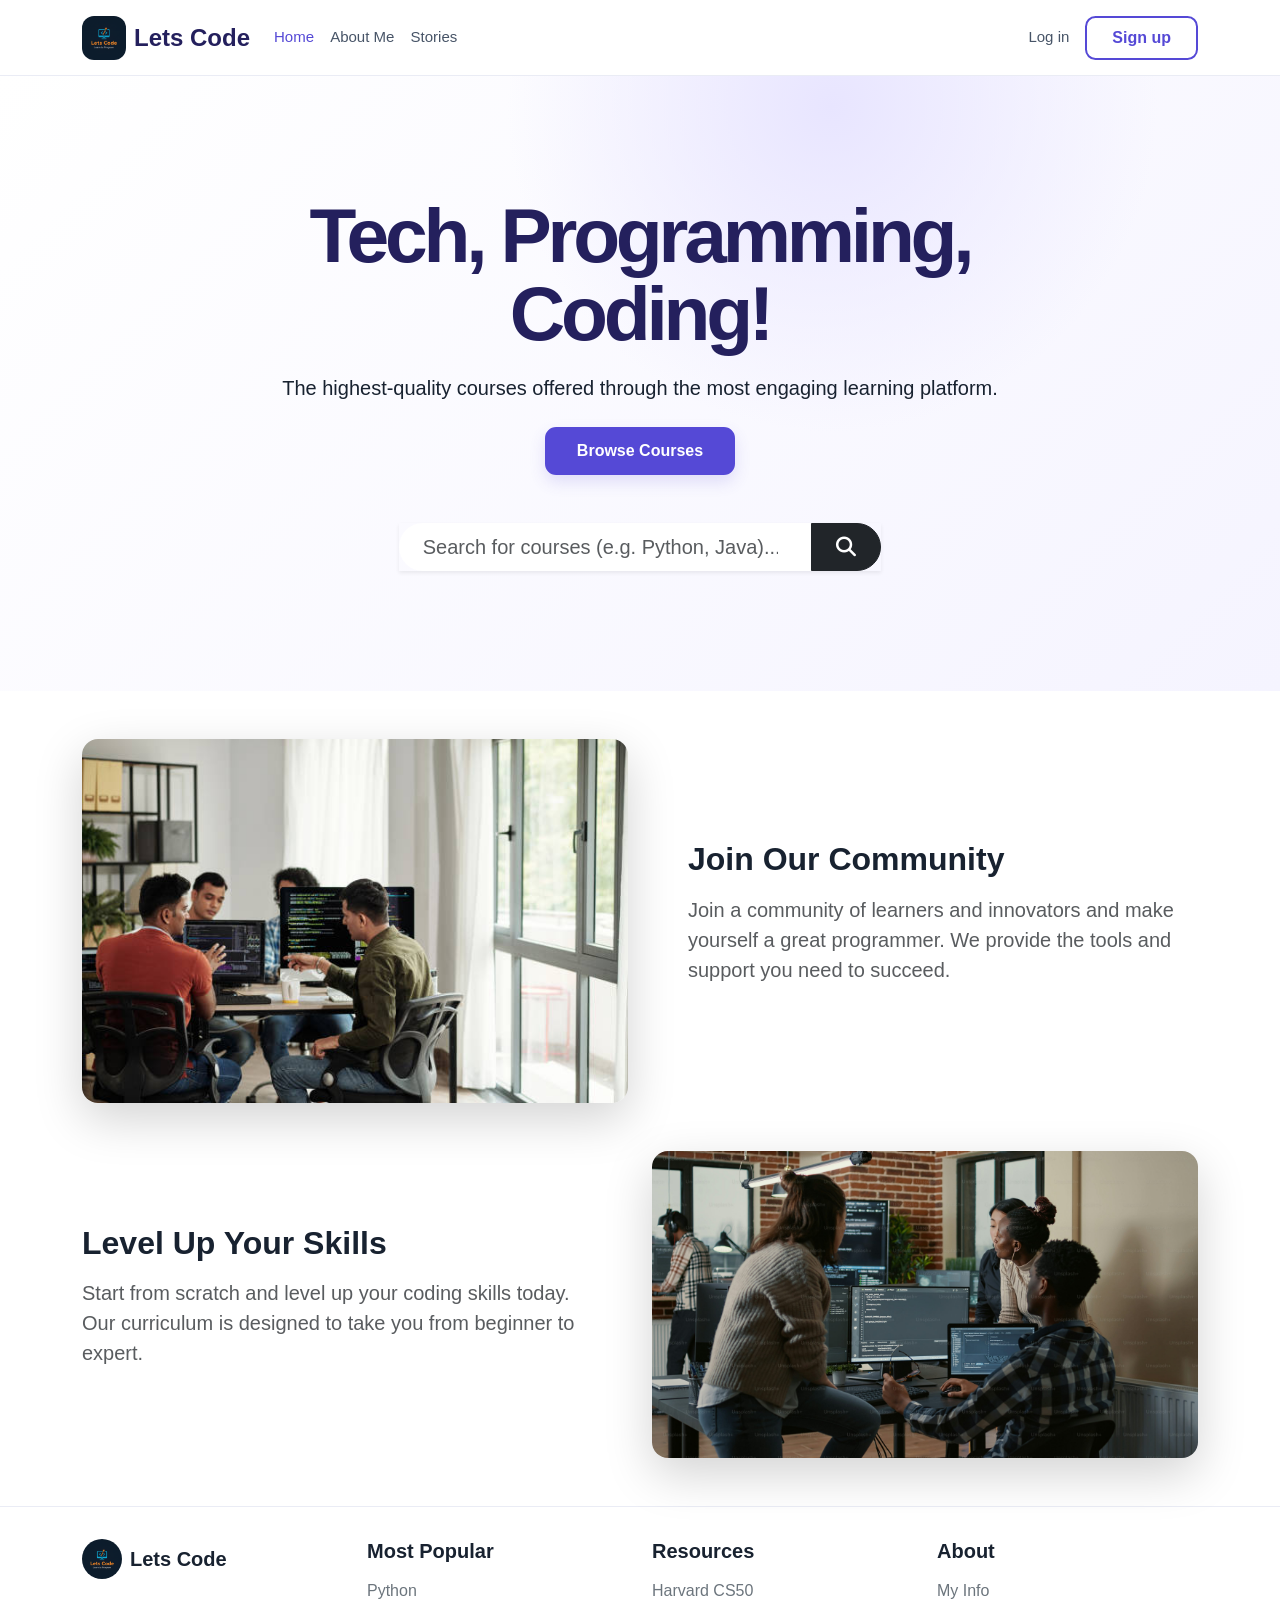
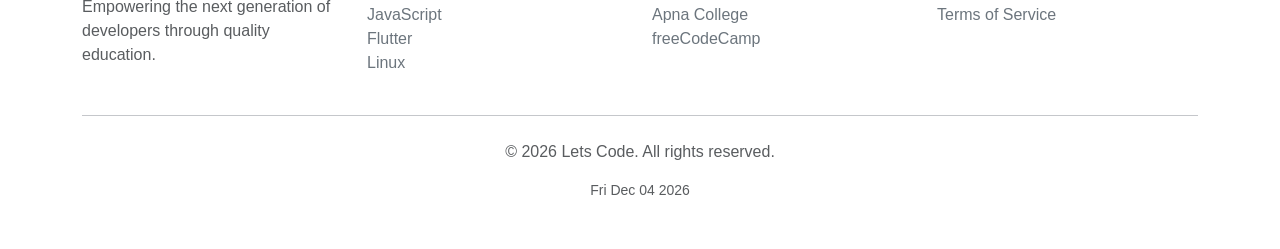
<file: Web School/index.html>
<!DOCTYPE html>
<html lang="en">
<head>
    <meta charset="UTF-8">
    <meta name="viewport" content="width=device-width, initial-scale=1.0">
    <title>Lets Code - Learn Programming</title>
    <link href="https://cdn.jsdelivr.net/npm/bootstrap@5.3.0/dist/css/bootstrap.min.css" rel="stylesheet">
    <link rel="stylesheet" href="assets/css/style.css">
    <link rel="stylesheet" href="https://cdnjs.cloudflare.com/ajax/libs/font-awesome/6.4.0/css/all.min.css">
</head>
<body>

    <!-- Navigation -->
    <nav class="navbar navbar-expand-lg sticky-top">
        <div class="container">
            <a class="navbar-brand d-flex align-items-center" href="index.html">
                <img src="assets/images/lg.png" alt="Logo" class="me-2">
                <span class="fw-bold fs-4">Lets Code</span>
            </a>
            <button class="navbar-toggler" type="button" data-bs-toggle="collapse" data-bs-target="#navbarNav">
                <span class="navbar-toggler-icon"></span>
            </button>
            <div class="collapse navbar-collapse" id="navbarNav">
                <ul class="navbar-nav me-auto mb-2 mb-lg-0">
                    <li class="nav-item">
                        <a class="nav-link active" href="index.html">Home</a>
                    </li>
                    <li class="nav-item">
                        <a class="nav-link" href="about.html">About Me</a>
                    </li>
                    <li class="nav-item">
                        <a class="nav-link" href="stories.html">Stories</a>
                    </li>
                </ul>
                <div class="d-flex align-items-center gap-3">
                    <a href="Login.html" class="nav-link">Log in</a>
                    <a href="SignUp.html" class="btn btn-outline-custom">Sign up</a>
                </div>
            </div>
        </div>
    </nav>

    <!-- Hero Section -->
    <header class="hero-section">
        <div class="container">
            <div class="row align-items-center">
                <div class="col-lg-8 mx-auto">
                    <h1 class="display-4">Tech, Programming, Coding!</h1>
                    <p class="lead mb-4">The highest-quality courses offered through the most engaging learning platform.</p>
                    <div class="d-flex justify-content-center gap-3 mb-5">
                        <a href="content.html" class="btn btn-primary-custom">Browse Courses</a>
                    </div>
                    
                    <!-- Search Bar -->
                    <div class="row justify-content-center">
                        <div class="col-md-8">
                            <form id="searchForm" class="input-group input-group-lg shadow-sm">
                                <input type="search" id="searchInput" class="form-control border-0 rounded-start-pill ps-4" placeholder="Search for courses (e.g. Python, Java)..." aria-label="Search">
                                <button class="btn btn-dark rounded-end-pill px-4" type="submit">
                                    <i class="fas fa-search"></i>
                                </button>
                            </form>
                        </div>
                    </div>
                </div>
            </div>
        </div>
    </header>

    <!-- Community Section -->
    <section class="py-5 bg-white">
        <div class="container">
            <div class="row align-items-center mb-5">
                <div class="col-md-6">
                    <img src="assets/images/prog.jpg" alt="Programming Community" class="img-fluid rounded-4 shadow-lg">
                </div>
                <div class="col-md-6 ps-md-5">
                    <h2 class="fw-bold mb-3">Join Our Community</h2>
                    <p class="fs-5 text-muted">Join a community of learners and innovators and make yourself a great programmer. We provide the tools and support you need to succeed.</p>
                </div>
            </div>

            <div class="row align-items-center flex-row-reverse">
                <div class="col-md-6">
                    <img src="assets/images/picprog.jpeg" alt="Level Up Skills" class="img-fluid rounded-4 shadow-lg">
                </div>
                <div class="col-md-6 pe-md-5">
                    <h2 class="fw-bold mb-3">Level Up Your Skills</h2>
                    <p class="fs-5 text-muted">Start from scratch and level up your coding skills today. Our curriculum is designed to take you from beginner to expert.</p>
                </div>
            </div>
        </div>
    </section>

    <!-- Footer -->
    <footer>
        <div class="container">
            <div class="row g-4">
                <div class="col-lg-3 col-md-6">
                    <div class="d-flex align-items-center mb-3">
                        <img src="assets/images/lg.png" alt="Logo" width="40" class="me-2 rounded-circle">
                        <span class="fw-bold fs-5">Lets Code</span>
                    </div>
                    <p class="text-muted">Empowering the next generation of developers through quality education.</p>
                </div>
                <div class="col-lg-3 col-md-6">
                    <h5 class="fw-bold mb-3">Most Popular</h5>
                    <ul class="list-unstyled">
                        <li><a href="https://youtube.com/playlist?list=PLhQjrBD2T3817j24-GogXmWqO5Q5vYy0V" class="footer-link">Python</a></li>
                        <li><a href="https://www.javascripttutorial.net/es6/javascript-promises/" class="footer-link">JavaScript</a></li>
                        <li><a href="https://youtube.com/playlist?list=PLw6Y5u47CYq47oDw63bMqkq06fjuoK_GJ&si=2H4XzacO1M1Yjs7d" class="footer-link">Flutter</a></li>
                        <li><a href="https://youtu.be/sWbUDq4S6Y8?si=Lfrn7_1bvZJNI7fK" class="footer-link">Linux</a></li>
                    </ul>
                </div>
                <div class="col-lg-3 col-md-6">
                    <h5 class="fw-bold mb-3">Resources</h5>
                    <ul class="list-unstyled">
                        <li><a href="https://pll.harvard.edu/course/cs50s-introduction-programming-python" class="footer-link">Harvard CS50</a></li>
                        <li><a href="https://www.apnacollege.in/" class="footer-link">Apna College</a></li>
                        <li><a href="https://www.freecodecamp.org/" class="footer-link">freeCodeCamp</a></li>
                    </ul>
                </div>
                <div class="col-lg-3 col-md-6">
                    <h5 class="fw-bold mb-3">About</h5>
                    <ul class="list-unstyled">
                        <li><a href="about.html" class="footer-link">My Info</a></li>
                        <li><a href="terms.html" class="footer-link">Terms of Service</a></li>
                    </ul>
                </div>
            </div>
            <hr class="my-4">
            <div class="text-center text-muted pb-3">
                <p>&copy; <span id="currentYear"></span> Lets Code. All rights reserved.</p>
                <p id="currentDate" class="small"></p>
            </div>
        </div>
    </footer>

    <!-- Bootstrap Bundle with Popper -->
    <script src="https://cdn.jsdelivr.net/npm/bootstrap@5.3.0/dist/js/bootstrap.bundle.min.js"></script>
    
    <script>
        // Search Functionality
        const languageLinks = {
            "python": "https://youtube.com/playlist?list=PLhQjrBD2T3817j24-GogXmWqO5Q5vYy0V&si=AYaK3ttn64dFjBiK",
            "java": "https://youtube.com/playlist?list=PLfqMhTWNBTe3LtFWcvwpqTkUSlB32kJop&si=ma48RJXWttRPqWSA",
            "c++": "https://youtube.com/playlist?list=PLCInYL3l2AajFAiw4s1U4QbGszcQ-rAb3&si=eyQR8iFISyxaVGfG",
            "html": "https://elzero.org/study/html-2021-study-plan/",
            "css": "https://nouvil.net/courses/css/",
            "javascript": "https://www.javascripttutorial.net/es6/javascript-promises/",
            "c#": "https://www.youtube.com/watch?v=GhQdlIFylQ8&t=1s",
            "flutter": "https://youtube.com/playlist?list=PLw6Y5u47CYq47oDw63bMqkq06fjuoK_GJ&si=2H4XzacO1M1Yjs7d",
            "php": "https://elzero.org/study/php-bootcamp-2022-study-plan/",
            "linux": "https://youtu.be/sWbUDq4S6Y8?si=Lfrn7_1bvZJNI7fK",
            "sql": "https://youtube.com/playlist?list=PLTChhmU8tbQzrdP79gFX6h4TXu-gOUDvp&si=23eZcX79Eu7SABPW",
            "dsa": "https://youtube.com/playlist?list=PLAXnLdrLnQpRcveZTtD644gM9uzYqJCwr&si=oH0vWkWibn12MXXT"
        };

        document.getElementById("searchForm").addEventListener("submit", function(e) {
            e.preventDefault();
            const query = document.getElementById("searchInput").value.trim().toLowerCase();
            if (languageLinks[query]) {
                window.location.href = languageLinks[query];
            } else {
                alert("Course not found! Try: Python, Java, HTML, etc.");
            }
        });

        // Date functionality
        document.addEventListener("DOMContentLoaded", function() {
            const now = new Date();
            document.getElementById("currentYear").textContent = now.getFullYear();
            document.getElementById("currentDate").textContent = now.toDateString();
        });
    </script>
</body>
</html>
</file>
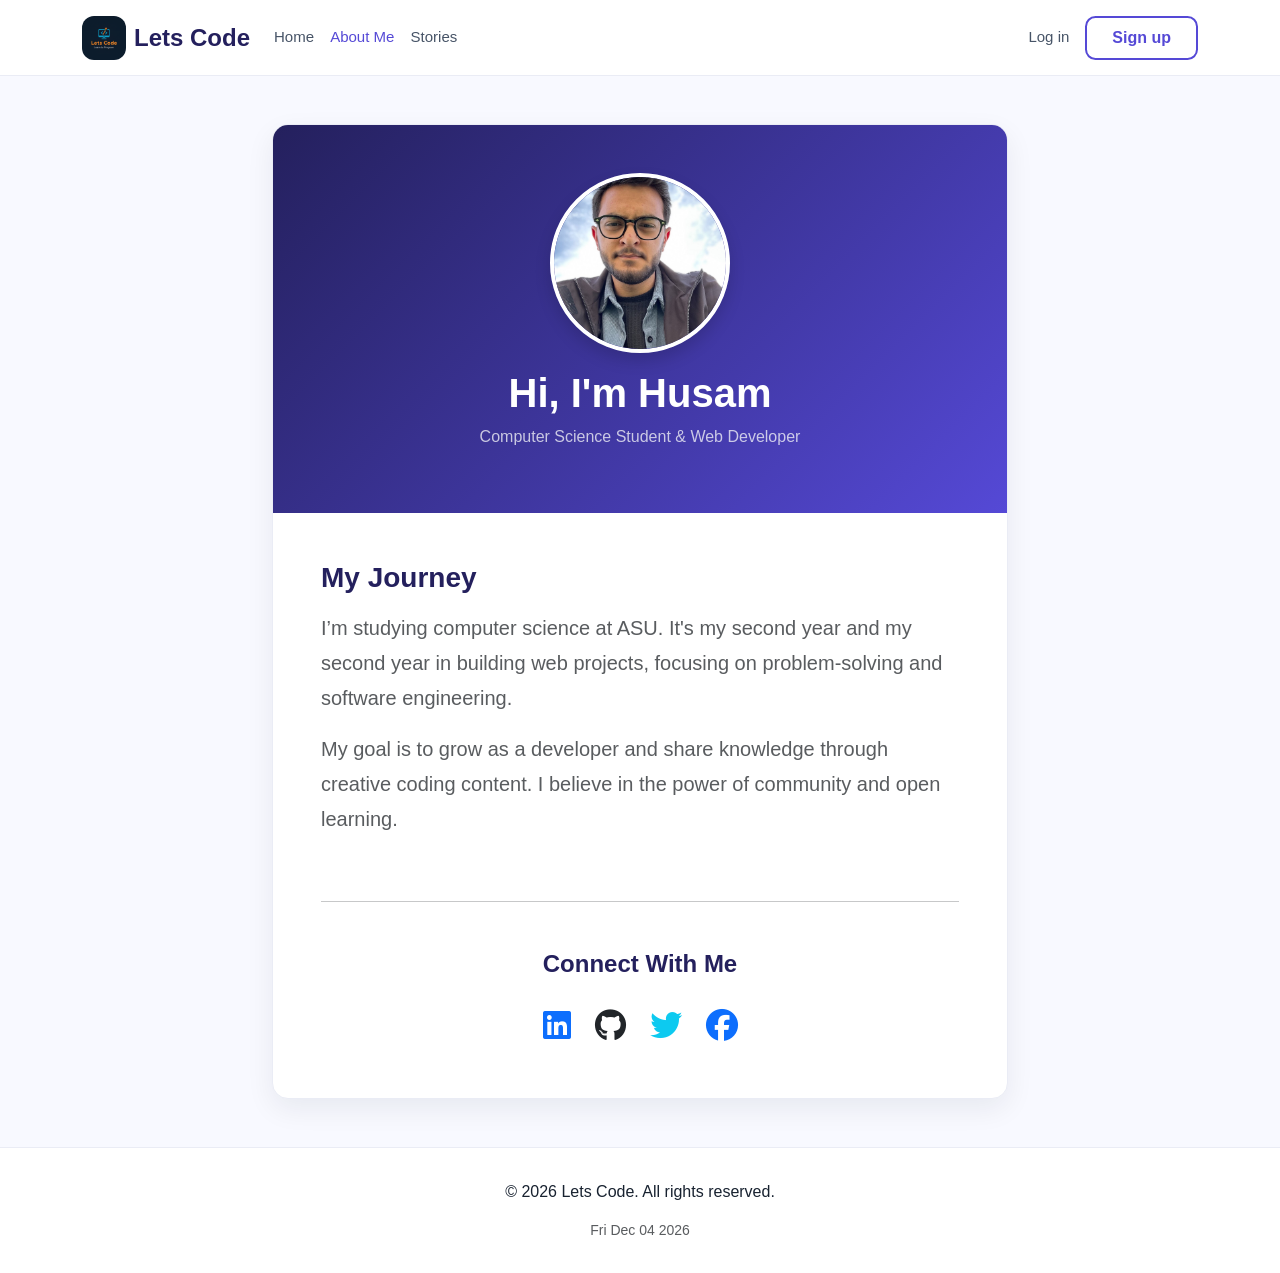
<file: Web School/about.html>
<!DOCTYPE html>
<html lang="en">
<head>
    <meta charset="UTF-8">
    <meta name="viewport" content="width=device-width, initial-scale=1.0">
    <title>About Me - Lets Code</title>
    <link href="https://cdn.jsdelivr.net/npm/bootstrap@5.3.0/dist/css/bootstrap.min.css" rel="stylesheet">
    <link rel="stylesheet" href="assets/css/style.css">
    <link rel="stylesheet" href="https://cdnjs.cloudflare.com/ajax/libs/font-awesome/6.4.0/css/all.min.css">
</head>
<body>

    <nav class="navbar navbar-expand-lg sticky-top">
        <div class="container">
            <a class="navbar-brand d-flex align-items-center" href="index.html">
                <img src="assets/images/lg.png" alt="Logo" class="me-2">
                <span class="fw-bold fs-4">Lets Code</span>
            </a>
            <button class="navbar-toggler" type="button" data-bs-toggle="collapse" data-bs-target="#navbarNav">
                <span class="navbar-toggler-icon"></span>
            </button>
            <div class="collapse navbar-collapse" id="navbarNav">
                <ul class="navbar-nav me-auto mb-2 mb-lg-0">
                    <li class="nav-item"><a class="nav-link" href="index.html">Home</a></li>
                    <li class="nav-item"><a class="nav-link active" href="about.html">About Me</a></li>
                    <li class="nav-item"><a class="nav-link" href="stories.html">Stories</a></li>
                </ul>
                <div class="d-flex align-items-center gap-3">
                    <a href="Login.html" class="nav-link">Log in</a>
                    <a href="SignUp.html" class="btn btn-outline-custom">Sign up</a>
                </div>
            </div>
        </div>
    </nav>

    <div class="container py-5">
        <div class="row justify-content-center">
            <div class="col-lg-8">
                <div class="card border-0 shadow-lg rounded-4 overflow-hidden">
                    <div class="bg-dark py-5 text-center text-white">
                        <img src="assets/images/n.jpg" alt="My Photo" class="rounded-circle border border-4 border-white shadow mb-3" style="width: 180px; height: 180px; object-fit: cover;">
                        <h1 class="fw-bold">Hi, I'm Husam</h1>
                        <p class="text-light opacity-75">Computer Science Student & Web Developer</p>
                    </div>
                    <div class="card-body p-5">
                        <div class="row g-4">
                            <div class="col-md-12">
                                <h3 class="fw-bold mb-3">My Journey</h3>
                                <p class="fs-5 text-muted leading-relaxed">
                                   I’m studying computer science at ASU. It's my second year and my second year in building web projects, 
                                    focusing on problem-solving and software engineering.
                                </p>
                                <p class="fs-5 text-muted">
                                    My goal is to grow as a developer and share knowledge through creative coding content. I believe in the power of community and open learning.
                                </p>
                            </div>
                        </div>
                        
                        <hr class="my-5">
                        
                        <div class="text-center">
                            <h4 class="fw-bold mb-4">Connect With Me</h4>
                            <div class="d-flex justify-content-center gap-4 fs-2">
                                <a href="https://www.linkedin.com/in/husam-ziadeh-73585a322" target="_blank" class="text-primary"><i class="fab fa-linkedin"></i></a>
                                <a href="https://github.com/husamziadeh2005" target="_blank" class="text-dark"><i class="fab fa-github"></i></a>
                                <a href="https://x.com/hosammali2?s=21" target="_blank" class="text-info"><i class="fab fa-twitter"></i></a>
                                <a href="https://web.facebook.com/husam.m.ziadeh" target="_blank" class="text-primary"><i class="fab fa-facebook"></i></a>
                            </div>
                        </div>
                    </div>
                </div>
            </div>
        </div>
    </div>

    <footer>
        <div class="container text-center">
            <p>&copy; <span id="currentYear"></span> Lets Code. All rights reserved.</p>
            <p id="currentDate" class="small text-muted"></p>
        </div>
    </footer>

    <script src="https://cdn.jsdelivr.net/npm/bootstrap@5.3.0/dist/js/bootstrap.bundle.min.js"></script>
    <script>
        document.addEventListener("DOMContentLoaded", function() {
            const now = new Date();
            document.getElementById("currentYear").textContent = now.getFullYear();
            document.getElementById("currentDate").textContent = now.toDateString();
        });
    </script>
</body>
</html>
</file>
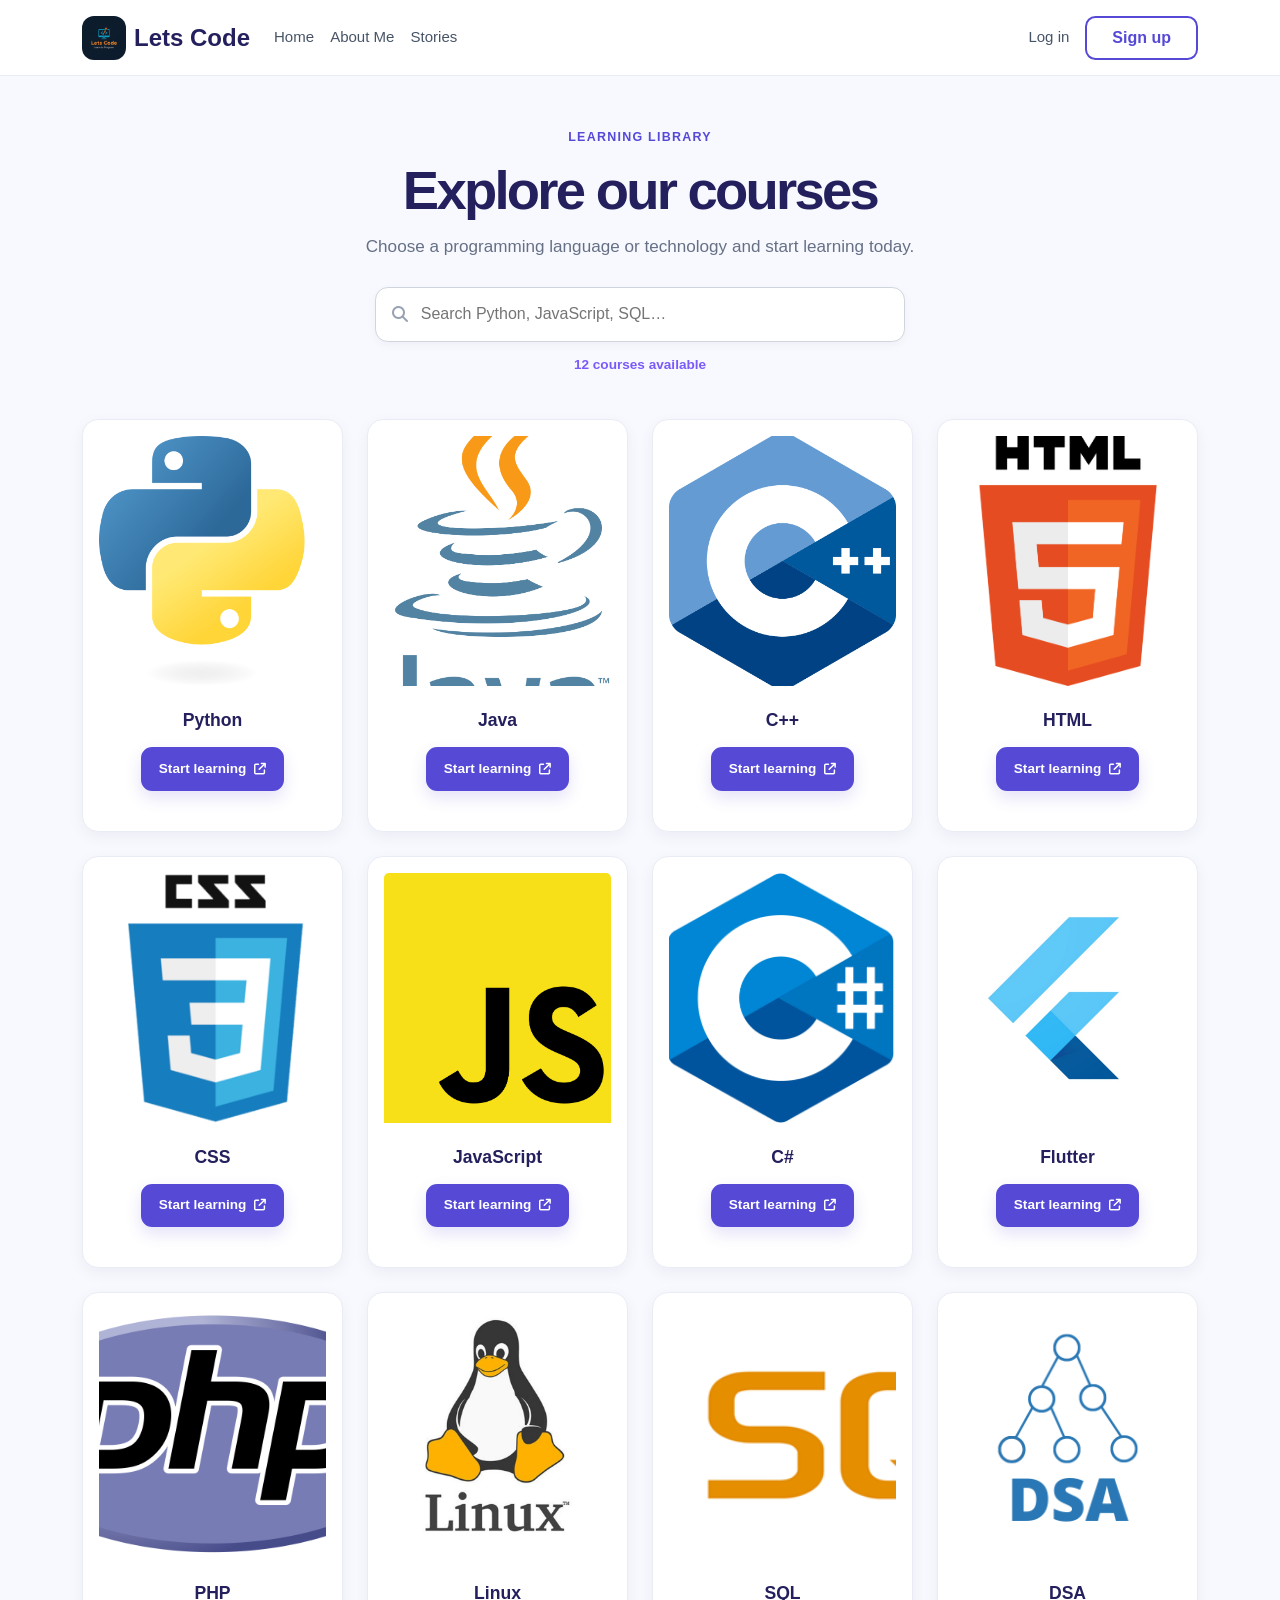
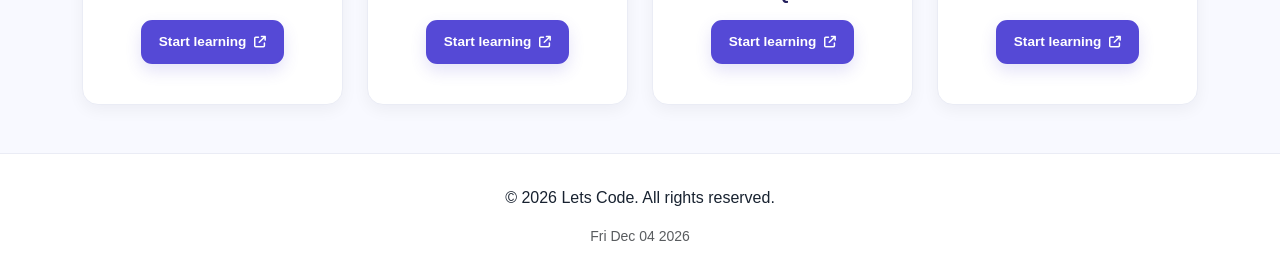
<file: Web School/content.html>
<!DOCTYPE html>
<html lang="en">
<head>
    <meta charset="UTF-8">
    <meta name="viewport" content="width=device-width, initial-scale=1.0">
    <title>Courses - Lets Code</title>
    <link href="https://cdn.jsdelivr.net/npm/bootstrap@5.3.0/dist/css/bootstrap.min.css" rel="stylesheet">
    <link rel="stylesheet" href="assets/css/style.css">
    <link rel="stylesheet" href="https://cdnjs.cloudflare.com/ajax/libs/font-awesome/6.4.0/css/all.min.css">
</head>
<body>

    <nav class="navbar navbar-expand-lg sticky-top">
        <div class="container">
            <a class="navbar-brand d-flex align-items-center" href="index.html">
                <img src="assets/images/lg.png" alt="Logo" class="me-2">
                <span class="fw-bold fs-4">Lets Code</span>
            </a>
            <button class="navbar-toggler" type="button" data-bs-toggle="collapse" data-bs-target="#navbarNav">
                <span class="navbar-toggler-icon"></span>
            </button>
            <div class="collapse navbar-collapse" id="navbarNav">
                <ul class="navbar-nav me-auto mb-2 mb-lg-0">
                    <li class="nav-item"><a class="nav-link" href="index.html">Home</a></li>
                    <li class="nav-item"><a class="nav-link" href="about.html">About Me</a></li>
                    <li class="nav-item"><a class="nav-link" href="stories.html">Stories</a></li>
                </ul>
                <div class="d-flex align-items-center gap-3">
                    <a href="Login.html" class="nav-link">Log in</a>
                    <a href="SignUp.html" class="btn btn-outline-custom">Sign up</a>
                </div>
            </div>
        </div>
    </nav>

    <main class="page-shell">
    <div class="container py-5">
        <div class="text-center page-heading">
            <span class="section-kicker">Learning library</span>
            <h1>Explore our courses</h1>
            <p>Choose a programming language or technology and start learning today.</p>
            <div class="course-search mx-auto"><i class="fa-solid fa-magnifying-glass"></i><input id="courseSearch" type="search" placeholder="Search Python, JavaScript, SQL…" aria-label="Search courses"></div>
            <p id="courseCount" class="course-count" aria-live="polite"></p>
        </div>

        <div class="row g-4" id="courseContainer">
            <!-- Courses will be populated here -->
        </div>
    </div>
    </main>

    <footer>
        <div class="container text-center">
            <p>&copy; <span id="currentYear"></span> Lets Code. All rights reserved.</p>
            <p id="currentDate" class="small text-muted"></p>
        </div>
    </footer>

    <script src="https://cdn.jsdelivr.net/npm/bootstrap@5.3.0/dist/js/bootstrap.bundle.min.js"></script>
    <script>
        const courses = [
            { name: "Python", img: "Python.png", link: "https://youtube.com/playlist?list=PLhQjrBD2T3817j24-GogXmWqO5Q5vYy0V&si=AYaK3ttn64dFjBiK" },
            { name: "Java", img: "Java_programming_language_logo.svg.png", link: "https://youtube.com/playlist?list=PLfqMhTWNBTe3LtFWcvwpqTkUSlB32kJop&si=ma48RJXWttRPqWSA" },
            { name: "C++", img: "C++_Logo.svg.png", link: "https://youtube.com/playlist?list=PLCInYL3l2AajFAiw4s1U4QbGszcQ-rAb3&si=eyQR8iFISyxaVGfG" },
            { name: "HTML", img: "HTML.png", link: "https://elzero.org/study/html-2021-study-plan/" },
            { name: "CSS", img: "css.png", link: "https://nouvil.net/courses/css/" },
            { name: "JavaScript", img: "JavaScript.png", link: "https://www.javascripttutorial.net/es6/javascript-promises/" },
            { name: "C#", img: "C-image.png", link: "https://www.youtube.com/watch?v=GhQdlIFylQ8&t=1s" },
            { name: "Flutter", img: "flutter.jpg", link: "https://youtube.com/playlist?list=PLw6Y5u47CYq47oDw63bMqkq06fjuoK_GJ&si=2H4XzacO1M1Yjs7d" },
            { name: "PHP", img: "PHP.png", link: "https://elzero.org/study/php-bootcamp-2022-study-plan/" },
            { name: "Linux", img: "linux.jpg", link: "https://youtu.be/sWbUDq4S6Y8?si=Lfrn7_1bvZJNI7fK" },
            { name: "SQL", img: "SQL.png", link: "https://youtube.com/playlist?list=PLTChhmU8tbQzrdP79gFX6h4TXu-gOUDvp&si=23eZcX79Eu7SABPW" },
            { name: "DSA", img: "dsa.png", link: "https://youtube.com/playlist?list=PLAXnLdrLnQpRcveZTtD644gM9uzYqJCwr&si=oH0vWkWibn12MXXT" }
        ];

        document.addEventListener("DOMContentLoaded", function() {
            const container = document.getElementById("courseContainer");
            function renderCourses(query = '') {
                const matchingCourses = courses.filter(course => course.name.toLowerCase().includes(query.toLowerCase()));
                container.innerHTML = '';
                matchingCourses.forEach(course => {
                const col = document.createElement("div");
                col.className = "col-lg-3 col-md-4 col-sm-6";
                col.innerHTML = `
                    <div class="card custom-card h-100 text-center p-3">
                        <img src="assets/images/${course.img}" class="card-img-top mx-auto" alt="${course.name}">
                        <div class="card-body">
                            <h5 class="card-title fw-bold">${course.name}</h5>
                            <a href="${course.link}" target="_blank" rel="noopener" class="btn btn-primary-custom mt-2">Start learning <i class="fa-solid fa-arrow-up-right-from-square ms-1 small"></i></a>
                        </div>
                    </div>
                `;
                    container.appendChild(col);
                });
                document.getElementById('courseCount').textContent = matchingCourses.length ? `${matchingCourses.length} course${matchingCourses.length === 1 ? '' : 's'} available` : 'No courses match that search.';
            }
            renderCourses();
            document.getElementById('courseSearch').addEventListener('input', event => renderCourses(event.target.value.trim()));

            const now = new Date();
            document.getElementById("currentYear").textContent = now.getFullYear();
            document.getElementById("currentDate").textContent = now.toDateString();
        });
    </script>
</body>
</html>
</file>
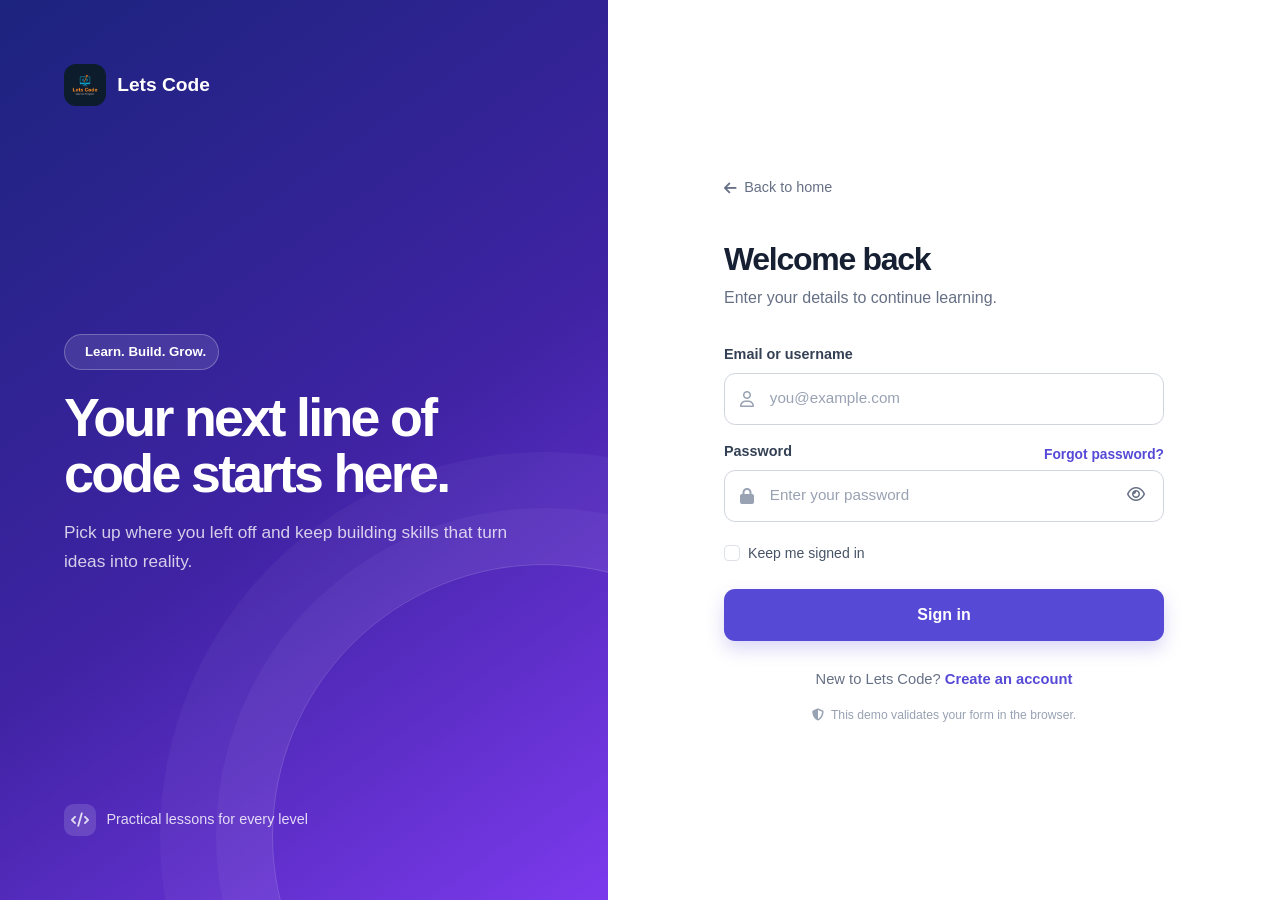
<file: Web School/Login.html>
<!DOCTYPE html>
<html lang="en">

<head>
  <meta charset="UTF-8">
  <meta name="viewport" content="width=device-width, initial-scale=1.0">
  <meta name="description" content="Sign in to Lets Code and continue learning.">
  <title>Sign in | Lets Code</title>
  <link href="https://cdn.jsdelivr.net/npm/bootstrap@5.3.0/dist/css/bootstrap.min.css" rel="stylesheet">
  <link rel="stylesheet" href="assets/css/style.css">
  <link rel="stylesheet" href="https://cdnjs.cloudflare.com/ajax/libs/font-awesome/6.4.0/css/all.min.css">
</head>

<body class="auth-page">
  <main class="auth-layout">
    <section class="auth-intro" aria-label="Lets Code introduction">
      <a class="auth-brand" href="index.html" aria-label="Lets Code home"><img src="assets/images/lg.png"
          alt="Lets Code logo"><span>Lets Code</span></a>
      <div class="auth-intro-copy"><span class="auth-eyebrow"><i class="fa-solid fa-sparkles"></i> Learn. Build.
          Grow.</span>
        <h1>Your next line of code starts here.</h1>
        <p>Pick up where you left off and keep building skills that turn ideas into reality.</p>
      </div>
      <div class="auth-feature"><i class="fa-solid fa-code"></i><span>Practical lessons for every level</span></div>
    </section>
    <section class="auth-panel" aria-labelledby="login-heading">
      <div class="auth-card">
        <a class="auth-mobile-brand" href="index.html"><img src="assets/images/lg.png" alt="Lets Code logo"> Lets
          Code</a>
        <a class="back-link" href="index.html"><i class="fa-solid fa-arrow-left"></i> Back to home</a>
        <div class="auth-heading">
          <h2 id="login-heading">Welcome back</h2>
          <p>Enter your details to continue learning.</p>
        </div>
        <div id="loginAlert" class="alert auth-alert" role="alert" aria-live="polite" hidden></div>
        <form id="loginForm" novalidate>
          <div class="mb-3"><label for="username" class="form-label">Email or username</label>
            <div class="field-wrap"><i class="fa-regular fa-user field-icon"></i><input type="text" class="form-control"
                id="username" name="username" autocomplete="username" placeholder="you@example.com" required
                minlength="3" aria-describedby="usernameFeedback"></div>
            <div id="usernameFeedback" class="invalid-feedback">Enter at least 3 characters.</div>
          </div>
          <div class="mb-2">
            <div class="d-flex justify-content-between align-items-center"><label for="password"
                class="form-label">Password</label><button class="link-button" type="button" data-bs-toggle="modal"
                data-bs-target="#resetModal">Forgot password?</button></div>
            <div class="field-wrap"><i class="fa-solid fa-lock field-icon"></i><input type="password"
                class="form-control" id="password" name="password" autocomplete="current-password"
                placeholder="Enter your password" required minlength="6"
                aria-describedby="passwordFeedback capsLockHint"><button class="password-toggle" type="button"
                aria-label="Show password" aria-pressed="false"><i class="fa-regular fa-eye"></i></button></div>
            <div id="passwordFeedback" class="invalid-feedback">Your password must be at least 6 characters.</div>
            <p id="capsLockHint" class="caps-lock-hint" hidden><i class="fa-solid fa-triangle-exclamation"></i> Caps
              Lock is on</p>
          </div>
          <div class="remember-row">
            <div class="form-check"><input type="checkbox" class="form-check-input" id="rememberMe"><label
                class="form-check-label" for="rememberMe">Keep me signed in</label></div>
          </div>
          <button id="loginButton" type="submit" class="btn auth-submit w-100"><span class="button-text">Sign
              in</span><span class="button-spinner spinner-border spinner-border-sm" aria-hidden="true"
              hidden></span></button>
        </form>
        <p class="auth-switch">New to Lets Code? <a href="SignUp.html">Create an account</a></p>
        <p class="auth-note"><i class="fa-solid fa-shield-halved"></i> This demo validates your form in the browser.</p>
      </div>
    </section>
  </main>
  <div class="modal fade" id="resetModal" tabindex="-1" aria-labelledby="resetModalTitle" aria-hidden="true">
    <div class="modal-dialog modal-dialog-centered">
      <div class="modal-content reset-modal">
        <div class="modal-body p-4 p-sm-5"><button type="button" class="btn-close float-end" data-bs-dismiss="modal"
            aria-label="Close"></button>
          <div class="reset-icon"><i class="fa-solid fa-key"></i></div>
          <h2 id="resetModalTitle">Reset your password</h2>
          <p class="text-muted">Enter your account email and we’ll show you a demo confirmation.</p>
          <form id="resetForm" novalidate><label for="resetEmail" class="form-label">Email address</label><input
              type="email" class="form-control mb-3" id="resetEmail" placeholder="you@example.com" required
              autocomplete="email">
            <div id="resetFeedback" class="invalid-feedback mb-3">Enter a valid email address.</div><button
              type="submit" class="btn auth-submit w-100">Send reset link</button>
          </form>
          <p id="resetSuccess" class="reset-success mt-3 mb-0" hidden></p>
        </div>
      </div>
    </div>
  </div>
  <script src="https://cdn.jsdelivr.net/npm/bootstrap@5.3.0/dist/js/bootstrap.bundle.min.js"></script>
  <script>
    const form = document.getElementById('loginForm'), username = document.getElementById('username'), password = document.getElementById('password'), submitButton = document.getElementById('loginButton'), alertBox = document.getElementById('loginAlert'), capsLockHint = document.getElementById('capsLockHint');
    function showAlert(message, type) { alertBox.textContent = message; alertBox.className = `alert auth-alert alert-${type}`; alertBox.hidden = false; }
    document.querySelector('.password-toggle').addEventListener('click', function () { const hidden = password.type === 'password'; password.type = hidden ? 'text' : 'password'; this.setAttribute('aria-label', hidden ? 'Hide password' : 'Show password'); this.setAttribute('aria-pressed', String(hidden)); this.querySelector('i').className = hidden ? 'fa-regular fa-eye-slash' : 'fa-regular fa-eye'; });
    password.addEventListener('keyup', event => { capsLockHint.hidden = !event.getModifierState('CapsLock'); }); password.addEventListener('blur', () => { capsLockHint.hidden = true; });
    [username, password].forEach(field => field.addEventListener('input', () => { field.classList.remove('is-invalid'); alertBox.hidden = true; }));
    form.addEventListener('submit', event => { event.preventDefault(); form.classList.add('was-validated'); if (!form.checkValidity()) { [username, password].forEach(field => { if (!field.validity.valid) field.classList.add('is-invalid'); }); showAlert('Please check the highlighted fields and try again.', 'danger'); return; } submitButton.disabled = true; submitButton.querySelector('.button-text').textContent = 'Signing you in…'; submitButton.querySelector('.button-spinner').hidden = false; const session = { name: username.value.trim(), signedInAt: new Date().toISOString() }; const storage = document.getElementById('rememberMe').checked ? localStorage : sessionStorage; storage.setItem('letsCodeSession', JSON.stringify(session)); window.setTimeout(() => { window.location.href = 'index.html'; }, 650); });
    document.getElementById('resetForm').addEventListener('submit', function (event) { event.preventDefault(); const email = document.getElementById('resetEmail'), feedback = document.getElementById('resetFeedback'); if (!email.checkValidity()) { email.classList.add('is-invalid'); feedback.style.display = 'block'; return; } email.classList.remove('is-invalid'); feedback.style.display = 'none'; const success = document.getElementById('resetSuccess'); success.textContent = `Demo request received for ${email.value}. In a live site, a reset link would be sent.`; success.hidden = false; });
  </script>
</body>

</html>
</file>
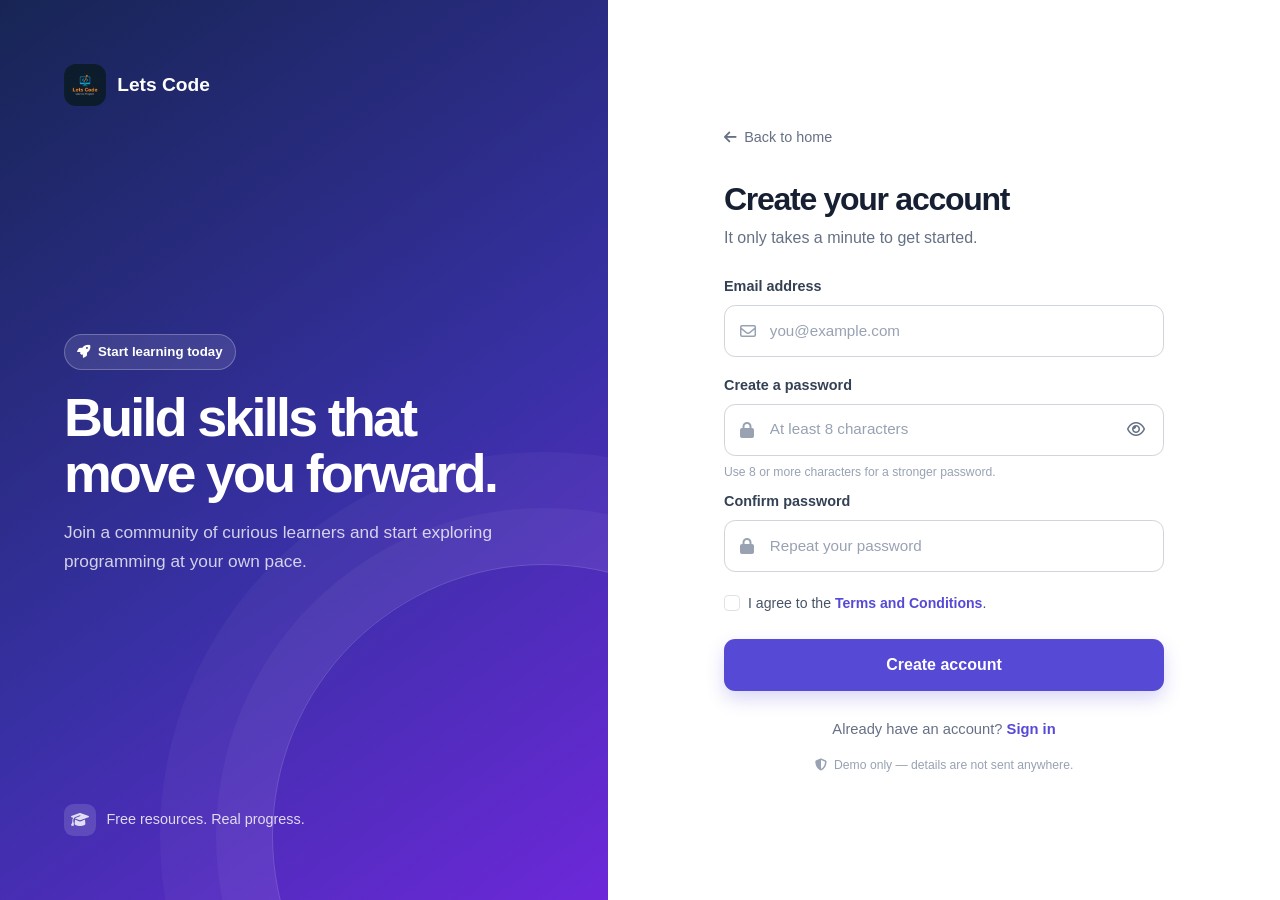
<file: Web School/SignUp.html>
<!DOCTYPE html>
<html lang="en">
<head>
  <meta charset="UTF-8"><meta name="viewport" content="width=device-width, initial-scale=1.0"><meta name="description" content="Create your Lets Code account."><title>Create account | Lets Code</title>
  <link href="https://cdn.jsdelivr.net/npm/bootstrap@5.3.0/dist/css/bootstrap.min.css" rel="stylesheet"><link rel="stylesheet" href="assets/css/style.css"><link rel="stylesheet" href="https://cdnjs.cloudflare.com/ajax/libs/font-awesome/6.4.0/css/all.min.css">
</head>
<body class="auth-page signup-page">
  <main class="auth-layout">
    <section class="auth-intro" aria-label="Lets Code introduction"><a class="auth-brand" href="index.html"><img src="assets/images/lg.png" alt="Lets Code logo"><span>Lets Code</span></a><div class="auth-intro-copy"><span class="auth-eyebrow"><i class="fa-solid fa-rocket"></i> Start learning today</span><h1>Build skills that move you forward.</h1><p>Join a community of curious learners and start exploring programming at your own pace.</p></div><div class="auth-feature"><i class="fa-solid fa-graduation-cap"></i><span>Free resources. Real progress.</span></div></section>
    <section class="auth-panel" aria-labelledby="signup-heading"><div class="auth-card"><a class="auth-mobile-brand" href="index.html"><img src="assets/images/lg.png" alt="Lets Code logo"> Lets Code</a><a class="back-link" href="index.html"><i class="fa-solid fa-arrow-left"></i> Back to home</a><div class="auth-heading"><h2 id="signup-heading">Create your account</h2><p>It only takes a minute to get started.</p></div><div id="signupAlert" class="alert auth-alert" role="alert" aria-live="polite" hidden></div>
      <form id="signupForm" novalidate>
        <div class="mb-3"><label for="email" class="form-label">Email address</label><div class="field-wrap"><i class="fa-regular fa-envelope field-icon"></i><input type="email" class="form-control" id="email" autocomplete="email" placeholder="you@example.com" required></div><div class="invalid-feedback">Enter a valid email address.</div></div>
        <div class="mb-2"><label for="password" class="form-label">Create a password</label><div class="field-wrap"><i class="fa-solid fa-lock field-icon"></i><input type="password" class="form-control" id="password" autocomplete="new-password" placeholder="At least 8 characters" required minlength="8" aria-describedby="passwordHelp"><button class="password-toggle" type="button" aria-label="Show password"><i class="fa-regular fa-eye"></i></button></div><div class="invalid-feedback">Use at least 8 characters.</div><p id="passwordHelp" class="password-hint">Use 8 or more characters for a stronger password.</p></div>
        <div class="mb-3"><label for="confirmPassword" class="form-label">Confirm password</label><div class="field-wrap"><i class="fa-solid fa-lock field-icon"></i><input type="password" class="form-control" id="confirmPassword" autocomplete="new-password" placeholder="Repeat your password" required></div><div id="confirmFeedback" class="invalid-feedback">Passwords do not match.</div></div>
        <div class="form-check terms-check"><input type="checkbox" class="form-check-input" id="terms" required><label class="form-check-label" for="terms">I agree to the <a href="terms.html">Terms and Conditions</a>.</label><div class="invalid-feedback">You need to accept the terms to continue.</div></div>
        <button id="signupButton" type="submit" class="btn auth-submit w-100"><span class="button-text">Create account</span><span class="button-spinner spinner-border spinner-border-sm" hidden></span></button>
      </form>
      <p class="auth-switch">Already have an account? <a href="Login.html">Sign in</a></p><p class="auth-note"><i class="fa-solid fa-shield-halved"></i> Demo only — details are not sent anywhere.</p>
    </div></section>
  </main>
  <script>
    const form = document.getElementById('signupForm'), password = document.getElementById('password'), confirmPassword = document.getElementById('confirmPassword'), alertBox = document.getElementById('signupAlert');
    const alertUser = (message, type) => { alertBox.textContent = message; alertBox.className = `alert auth-alert alert-${type}`; alertBox.hidden = false; };
    document.querySelector('.password-toggle').addEventListener('click', function () { const hidden = password.type === 'password'; password.type = hidden ? 'text' : 'password'; this.querySelector('i').className = hidden ? 'fa-regular fa-eye-slash' : 'fa-regular fa-eye'; this.setAttribute('aria-label', hidden ? 'Hide password' : 'Show password'); });
    [password, confirmPassword].forEach(input => input.addEventListener('input', () => { confirmPassword.setCustomValidity(confirmPassword.value && password.value !== confirmPassword.value ? 'Passwords do not match' : ''); confirmPassword.classList.remove('is-invalid'); alertBox.hidden = true; }));
    form.addEventListener('submit', event => { event.preventDefault(); confirmPassword.setCustomValidity(password.value !== confirmPassword.value ? 'Passwords do not match' : ''); form.classList.add('was-validated'); if (!form.checkValidity()) { if (!confirmPassword.validity.valid) confirmPassword.classList.add('is-invalid'); alertUser('Please complete the highlighted fields.', 'danger'); return; } const button = document.getElementById('signupButton'); button.disabled = true; button.querySelector('.button-text').textContent = 'Creating your account…'; button.querySelector('.button-spinner').hidden = false; sessionStorage.setItem('letsCodeSession', JSON.stringify({ name: document.getElementById('email').value, signedInAt: new Date().toISOString() })); window.setTimeout(() => { window.location.href = 'index.html'; }, 650); });
  </script>
</body>
</html>
</file>
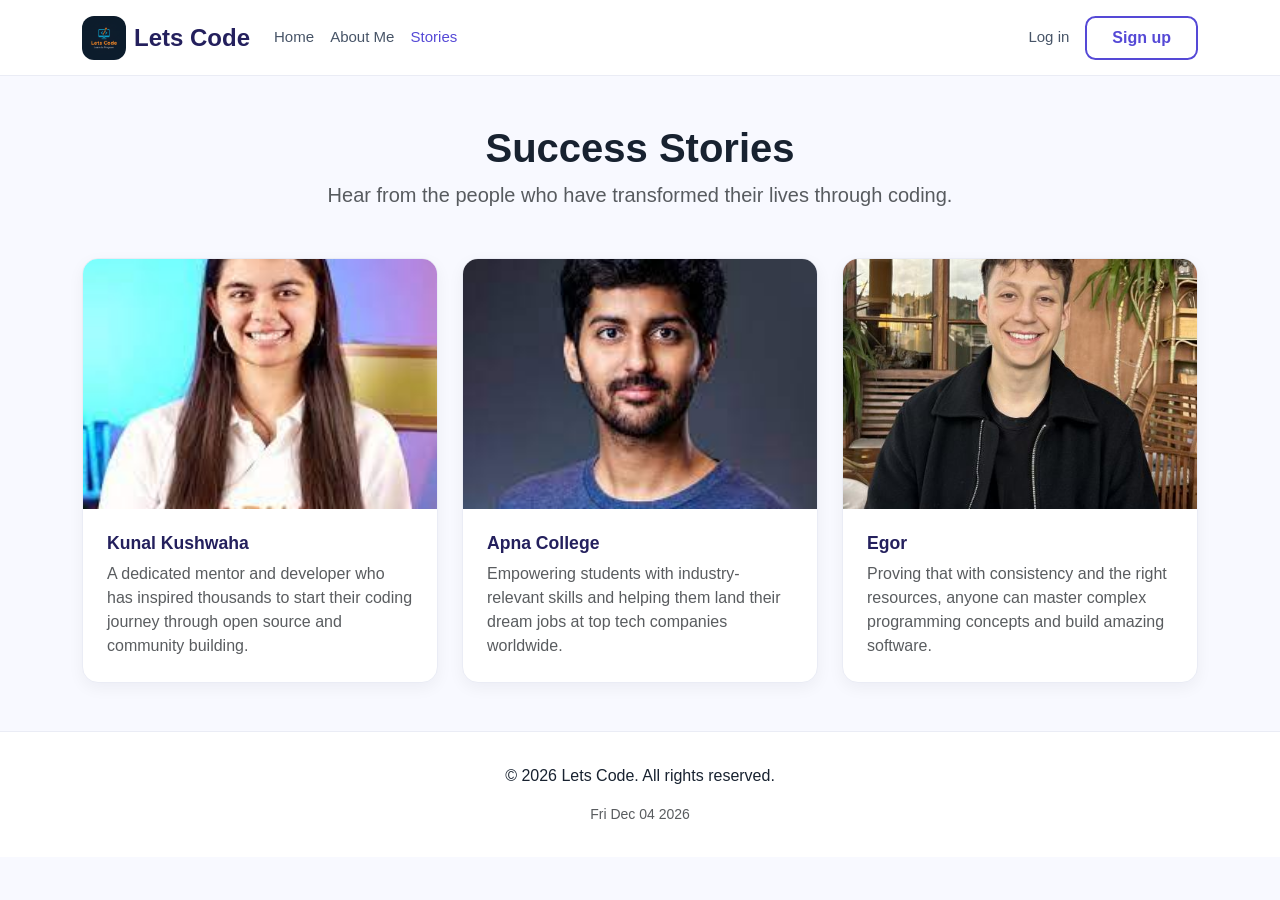
<file: Web School/stories.html>
<!DOCTYPE html>
<html lang="en">
<head>
    <meta charset="UTF-8">
    <meta name="viewport" content="width=device-width, initial-scale=1.0">
    <title>Stories - Lets Code</title>
    <link href="https://cdn.jsdelivr.net/npm/bootstrap@5.3.0/dist/css/bootstrap.min.css" rel="stylesheet">
    <link rel="stylesheet" href="assets/css/style.css">
    <link rel="stylesheet" href="https://cdnjs.cloudflare.com/ajax/libs/font-awesome/6.4.0/css/all.min.css">
</head>
<body>

    <nav class="navbar navbar-expand-lg sticky-top">
        <div class="container">
            <a class="navbar-brand d-flex align-items-center" href="index.html">
                <img src="assets/images/lg.png" alt="Logo" class="me-2">
                <span class="fw-bold fs-4">Lets Code</span>
            </a>
            <button class="navbar-toggler" type="button" data-bs-toggle="collapse" data-bs-target="#navbarNav">
                <span class="navbar-toggler-icon"></span>
            </button>
            <div class="collapse navbar-collapse" id="navbarNav">
                <ul class="navbar-nav me-auto mb-2 mb-lg-0">
                    <li class="nav-item"><a class="nav-link" href="index.html">Home</a></li>
                    <li class="nav-item"><a class="nav-link" href="about.html">About Me</a></li>
                    <li class="nav-item"><a class="nav-link active" href="stories.html">Stories</a></li>
                </ul>
                <div class="d-flex align-items-center gap-3">
                    <a href="Login.html" class="nav-link">Log in</a>
                    <a href="SignUp.html" class="btn btn-outline-custom">Sign up</a>
                </div>
            </div>
        </div>
    </nav>

    <div class="container py-5">
        <div class="text-center mb-5">
            <h1 class="fw-bold">Success Stories</h1>
            <p class="text-muted fs-5">Hear from the people who have transformed their lives through coding.</p>
        </div>

        <div class="row g-4">
            <!-- Story 1 -->
            <div class="col-md-4">
                <div class="card custom-card h-100">
                    <img src="assets/images/images.jpeg" class="card-img-top" alt="Kunal Kushwaha" style="height: 250px; object-fit: cover;">
                    <div class="card-body p-4">
                        <h5 class="card-title fw-bold">Kunal Kushwaha</h5>
                        <p class="card-text text-muted">A dedicated mentor and developer who has inspired thousands to start their coding journey through open source and community building.</p>
                    </div>
                </div>
            </div>

            <!-- Story 2 -->
            <div class="col-md-4">
                <div class="card custom-card h-100">
                    <img src="assets/images/images (1).jpg" class="card-img-top" alt="Apna College" style="height: 250px; object-fit: cover;">
                    <div class="card-body p-4">
                        <h5 class="card-title fw-bold">Apna College</h5>
                        <p class="card-text text-muted">Empowering students with industry-relevant skills and helping them land their dream jobs at top tech companies worldwide.</p>
                    </div>
                </div>
            </div>

            <!-- Story 3 -->
            <div class="col-md-4">
                <div class="card custom-card h-100">
                    <img src="assets/images/egor.jpeg" class="card-img-top" alt="Egor" style="height: 250px; object-fit: cover;">
                    <div class="card-body p-4">
                        <h5 class="card-title fw-bold">Egor</h5>
                        <p class="card-text text-muted">Proving that with consistency and the right resources, anyone can master complex programming concepts and build amazing software.</p>
                    </div>
                </div>
            </div>
        </div>
    </div>

    <footer>
        <div class="container text-center">
            <p>&copy; <span id="currentYear"></span> Lets Code. All rights reserved.</p>
            <p id="currentDate" class="small text-muted"></p>
        </div>
    </footer>

    <script src="https://cdn.jsdelivr.net/npm/bootstrap@5.3.0/dist/js/bootstrap.bundle.min.js"></script>
    <script>
        document.addEventListener("DOMContentLoaded", function() {
            const now = new Date();
            document.getElementById("currentYear").textContent = now.getFullYear();
            document.getElementById("currentDate").textContent = now.toDateString();
        });
    </script>
</body>
</html>
</file>
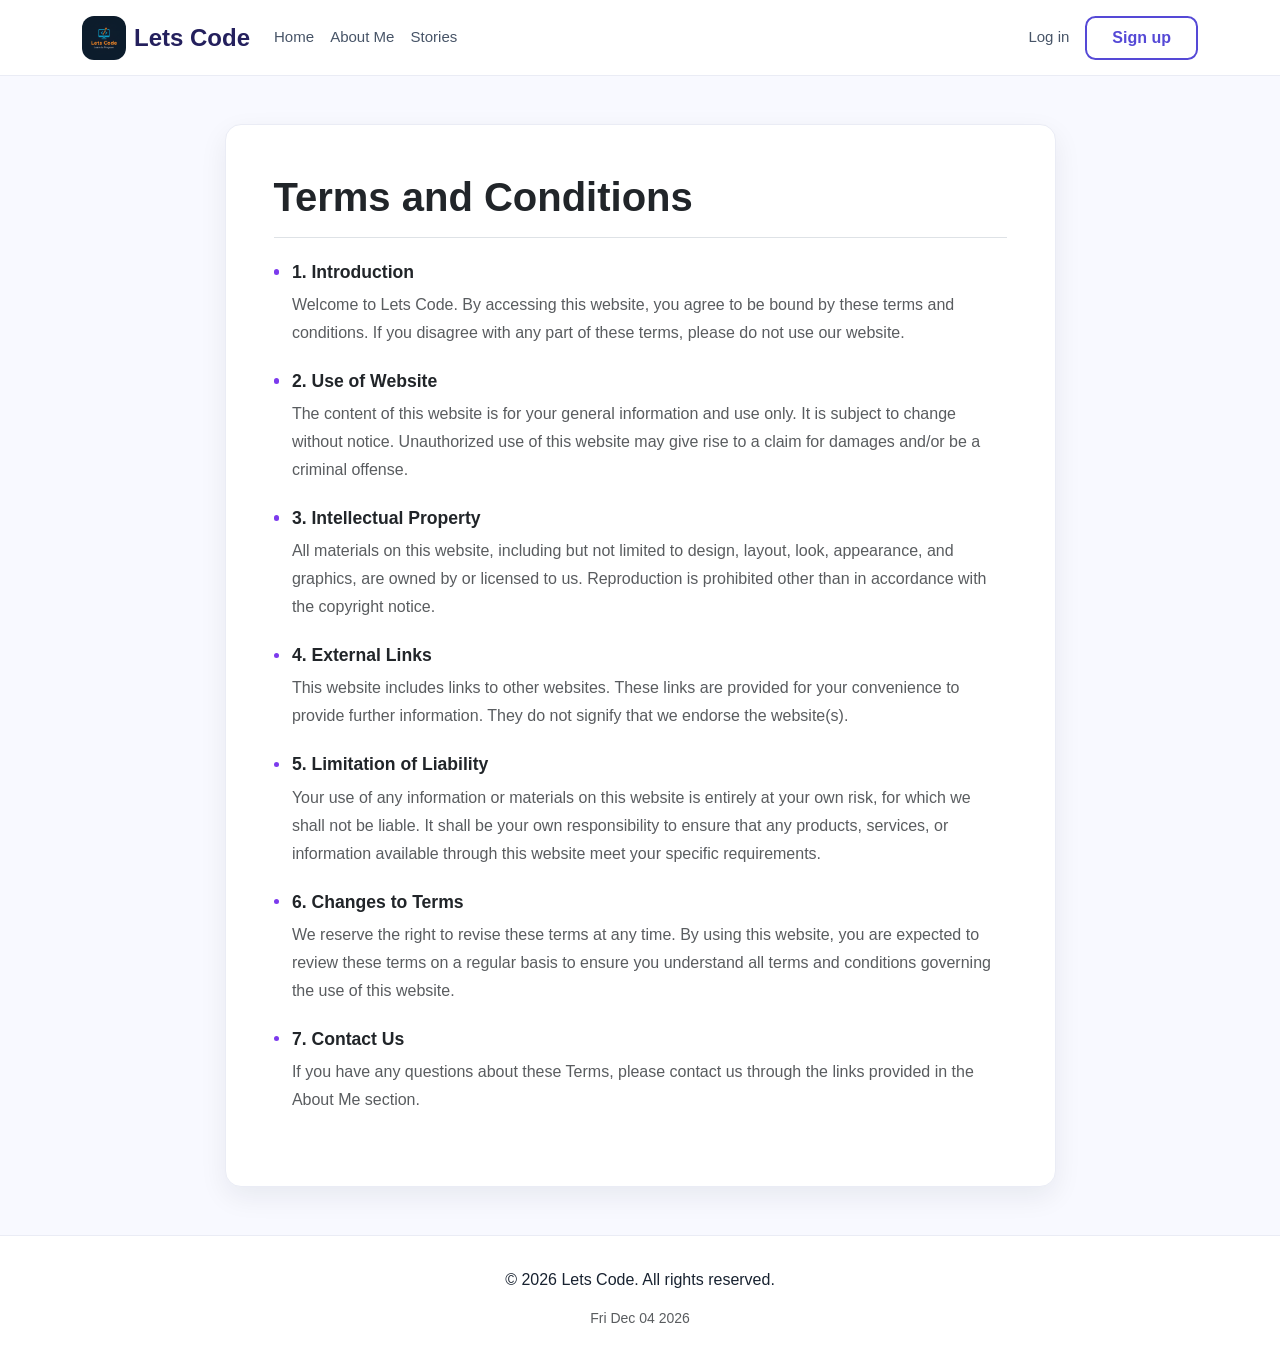
<file: Web School/terms.html>
<!DOCTYPE html>
<html lang="en">
<head>
    <meta charset="UTF-8">
    <meta name="viewport" content="width=device-width, initial-scale=1.0">
    <title>Terms of Service - Lets Code</title>
    <link href="https://cdn.jsdelivr.net/npm/bootstrap@5.3.0/dist/css/bootstrap.min.css" rel="stylesheet">
    <link rel="stylesheet" href="assets/css/style.css">
    <link rel="stylesheet" href="https://cdnjs.cloudflare.com/ajax/libs/font-awesome/6.4.0/css/all.min.css">
</head>
<body>

    <nav class="navbar navbar-expand-lg sticky-top">
        <div class="container">
            <a class="navbar-brand d-flex align-items-center" href="index.html">
                <img src="assets/images/lg.png" alt="Logo" class="me-2">
                <span class="fw-bold fs-4">Lets Code</span>
            </a>
            <button class="navbar-toggler" type="button" data-bs-toggle="collapse" data-bs-target="#navbarNav">
                <span class="navbar-toggler-icon"></span>
            </button>
            <div class="collapse navbar-collapse" id="navbarNav">
                <ul class="navbar-nav me-auto mb-2 mb-lg-0">
                    <li class="nav-item"><a class="nav-link" href="index.html">Home</a></li>
                    <li class="nav-item"><a class="nav-link" href="about.html">About Me</a></li>
                    <li class="nav-item"><a class="nav-link" href="stories.html">Stories</a></li>
                </ul>
                <div class="d-flex align-items-center gap-3">
                    <a href="Login.html" class="nav-link">Log in</a>
                    <a href="SignUp.html" class="btn btn-outline-custom">Sign up</a>
                </div>
            </div>
        </div>
    </nav>

    <div class="container py-5">
        <div class="row justify-content-center">
            <div class="col-lg-9">
                <div class="card border-0 shadow-sm rounded-4 p-4 p-md-5">
                    <h1 class="fw-bold mb-4 border-bottom pb-3">Terms and Conditions</h1>
                    
                    <div class="terms-content fs-5 text-muted">
                        <section class="mb-4">
                            <h3 class="text-dark fw-bold">1. Introduction</h3>
                            <p>Welcome to Lets Code. By accessing this website, you agree to be bound by these terms and conditions. If you disagree with any part of these terms, please do not use our website.</p>
                        </section>

                        <section class="mb-4">
                            <h3 class="text-dark fw-bold">2. Use of Website</h3>
                            <p>The content of this website is for your general information and use only. It is subject to change without notice. Unauthorized use of this website may give rise to a claim for damages and/or be a criminal offense.</p>
                        </section>

                        <section class="mb-4">
                            <h3 class="text-dark fw-bold">3. Intellectual Property</h3>
                            <p>All materials on this website, including but not limited to design, layout, look, appearance, and graphics, are owned by or licensed to us. Reproduction is prohibited other than in accordance with the copyright notice.</p>
                        </section>

                        <section class="mb-4">
                            <h3 class="text-dark fw-bold">4. External Links</h3>
                            <p>This website includes links to other websites. These links are provided for your convenience to provide further information. They do not signify that we endorse the website(s).</p>
                        </section>

                        <section class="mb-4">
                            <h3 class="text-dark fw-bold">5. Limitation of Liability</h3>
                            <p>Your use of any information or materials on this website is entirely at your own risk, for which we shall not be liable. It shall be your own responsibility to ensure that any products, services, or information available through this website meet your specific requirements.</p>
                        </section>

                        <section class="mb-4">
                            <h3 class="text-dark fw-bold">6. Changes to Terms</h3>
                            <p>We reserve the right to revise these terms at any time. By using this website, you are expected to review these terms on a regular basis to ensure you understand all terms and conditions governing the use of this website.</p>
                        </section>

                        <section class="mb-4">
                            <h3 class="text-dark fw-bold">7. Contact Us</h3>
                            <p>If you have any questions about these Terms, please contact us through the links provided in the About Me section.</p>
                        </section>
                    </div>
                </div>
            </div>
        </div>
    </div>

    <footer>
        <div class="container text-center">
            <p>&copy; <span id="currentYear"></span> Lets Code. All rights reserved.</p>
            <p id="currentDate" class="small text-muted"></p>
        </div>
    </footer>

    <script src="https://cdn.jsdelivr.net/npm/bootstrap@5.3.0/dist/js/bootstrap.bundle.min.js"></script>
    <script>
        document.addEventListener("DOMContentLoaded", function() {
            const now = new Date();
            document.getElementById("currentYear").textContent = now.getFullYear();
            document.getElementById("currentDate").textContent = now.toDateString();
        });
    </script>
</body>
</html>
</file>
<file: Web School/assets/css/style.css>
/* Global Styles */
body {
    font-family: 'Segoe UI', Tahoma, Geneva, Verdana, sans-serif;
    background-color: #f8f9fa;
    color: #333;
}

/* Navbar Customization */
.navbar {
    background-color: #ffffff;
    box-shadow: 0 2px 4px rgba(0,0,0,0.1);
}

.navbar-brand img {
    width: 50px;
    height: 50px;
    border-radius: 50%;
}

.nav-link {
    color: #333 !important;
    font-weight: 500;
    transition: color 0.3s;
}

.nav-link:hover {
    color: #ff6600 !important;
}

/* Hero Section */
.hero-section {
    padding: 100px 0;
    text-align: center;
    background: linear-gradient(135deg, #ffffff 0%, #f1f1f1 100%);
}

.hero-section h1 {
    font-size: 3.5rem;
    font-weight: 800;
    margin-bottom: 20px;
}

.hero-section h3 {
    font-size: 1.5rem;
    color: #666;
    margin-bottom: 30px;
}

/* Buttons */
.btn-primary-custom {
    background-color: #333;
    color: white;
    border-radius: 25px;
    padding: 10px 30px;
    font-weight: 600;
    border: 2px solid #333;
    transition: all 0.3s;
}

.btn-primary-custom:hover {
    background-color: white;
    color: #333;
}

.btn-outline-custom {
    border: 2px solid #333;
    color: #333;
    border-radius: 25px;
    padding: 8px 25px;
    font-weight: 600;
    transition: all 0.3s;
}

.btn-outline-custom:hover {
    background-color: #333;
    color: white;
}

/* Cards */
.custom-card {
    border: none;
    border-radius: 15px;
    box-shadow: 0 4px 15px rgba(0,0,0,0.05);
    transition: transform 0.3s;
    background: white;
    overflow: hidden;
}

.custom-card:hover {
    transform: translateY(-10px);
}

.card-img-top {
    height: 150px;
    object-fit: contain;
    padding: 20px;
}

/* Footer */
footer {
    background-color: #ffffff;
    padding: 50px 0 20px;
    margin-top: 50px;
    border-top: 1px solid #eee;
}

.footer-link {
    color: #6c757d;
    text-decoration: none;
    transition: color 0.3s;
}

.footer-link:hover {
    color: #ff6600;
}

/* Login/Signup Containers */
.auth-container {
    max-width: 450px;
    margin: 80px auto;
    background: white;
    padding: 40px;
    border-radius: 20px;
    box-shadow: 0 10px 30px rgba(0,0,0,0.1);
}

.auth-container h1 {
    text-align: center;
    margin-bottom: 30px;
    font-weight: 700;
}

/* Login page */
.auth-page{min-height:100vh;color:#172033;background:#eef2ff}.auth-layout{display:grid;min-height:100vh;grid-template-columns:minmax(360px,.95fr) minmax(480px,1.05fr)}.auth-intro{position:relative;display:flex;min-height:100%;flex-direction:column;justify-content:space-between;overflow:hidden;padding:clamp(2rem,5vw,4.5rem);color:#fff;background:linear-gradient(145deg,#1c237e 0%,#3f23a3 53%,#7c3aed 100%)}.auth-intro:after{position:absolute;right:-13rem;bottom:-13rem;width:34rem;height:34rem;border:1px solid rgba(255,255,255,.18);border-radius:50%;box-shadow:0 0 0 3.5rem rgba(255,255,255,.04),0 0 0 7rem rgba(255,255,255,.035);content:''}.auth-brand,.auth-mobile-brand{position:relative;z-index:1;display:inline-flex;align-items:center;width:fit-content;gap:.7rem;color:inherit;font-size:1.2rem;font-weight:800;text-decoration:none}.auth-brand img,.auth-mobile-brand img{width:42px;height:42px;border-radius:12px;object-fit:cover}.auth-intro-copy{position:relative;z-index:1;max-width:32rem;margin:4rem 0}.auth-eyebrow{display:inline-flex;gap:.5rem;align-items:center;padding:.45rem .75rem;border:1px solid rgba(255,255,255,.25);border-radius:99px;background:rgba(255,255,255,.1);font-size:.83rem;font-weight:600}.auth-intro h1{margin:1.25rem 0 1rem;font-size:clamp(2.35rem,4.2vw,4.25rem);font-weight:800;line-height:1.04;letter-spacing:-.05em}.auth-intro p{max-width:29rem;margin:0;color:rgba(255,255,255,.78);font-size:1.08rem;line-height:1.7}.auth-feature{position:relative;z-index:1;display:flex;align-items:center;width:fit-content;gap:.65rem;color:rgba(255,255,255,.82);font-size:.9rem}.auth-feature i{display:grid;width:2rem;height:2rem;place-items:center;border-radius:.6rem;background:rgba(255,255,255,.14)}
.auth-panel{display:grid;padding:2rem;place-items:center;background:#fff}.auth-card{width:min(100%,440px)}.auth-mobile-brand{display:none;margin-bottom:2rem;color:#312e81}.back-link{display:inline-flex;align-items:center;gap:.45rem;color:#667085;font-size:.9rem;text-decoration:none;transition:color .2s}.back-link:hover{color:#4f46e5}.auth-heading{margin:2.5rem 0 2rem}.auth-heading h2{margin:0 0 .5rem;font-size:2rem;font-weight:750;letter-spacing:-.04em}.auth-heading p{margin:0;color:#667085}.auth-card .form-label{margin-bottom:.45rem;color:#344054;font-size:.9rem;font-weight:650}.field-wrap{position:relative}.field-icon{position:absolute;z-index:2;top:50%;left:1rem;color:#98a2b3;transform:translateY(-50%)}.auth-card .form-control{min-height:3.25rem;border:1px solid #d0d5dd;border-radius:.7rem;padding:.75rem 2.9rem .75rem 2.8rem;box-shadow:none;font-size:.95rem}.auth-card .form-control::placeholder{color:#98a2b3}.auth-card .form-control:focus{border-color:#7067e8;box-shadow:0 0 0 .25rem rgba(112,103,232,.13)}.auth-card .is-invalid{background-image:none}.password-toggle{position:absolute;z-index:2;top:50%;right:.7rem;width:2.1rem;height:2.1rem;border:0;border-radius:.45rem;color:#667085;background:transparent;transform:translateY(-50%)}.password-toggle:hover{color:#4f46e5;background:#f4f3ff}.invalid-feedback{font-size:.78rem}.caps-lock-hint{margin:.45rem 0 0;color:#b54708;font-size:.78rem}.remember-row{margin:1.2rem 0 1.5rem}.form-check-input:checked{border-color:#5549d6;background-color:#5549d6}.form-check-label{color:#475467;font-size:.88rem}.link-button{border:0;padding:0;color:#5549d6;background:none;font-size:.86rem;font-weight:650}.link-button:hover,.auth-switch a:hover{color:#342b9b;text-decoration:underline}.auth-submit{display:flex;min-height:3.25rem;align-items:center;justify-content:center;gap:.6rem;border:0;border-radius:.7rem;color:#fff;background:#5549d6;box-shadow:0 8px 18px rgba(85,73,214,.22);font-weight:700;transition:background .2s,transform .2s,box-shadow .2s}.auth-submit:hover,.auth-submit:focus{color:#fff;background:#4438bd;box-shadow:0 10px 22px rgba(85,73,214,.3);transform:translateY(-1px)}.auth-submit:disabled{opacity:.85;transform:none}.auth-switch{margin:1.7rem 0 1rem;color:#667085;text-align:center;font-size:.92rem}.auth-switch a{color:#5549d6;font-weight:700;text-decoration:none}.auth-note{margin:0;color:#98a2b3;text-align:center;font-size:.76rem}.auth-note i{margin-right:.25rem}.auth-alert{border:0;border-radius:.65rem;font-size:.88rem}.reset-modal{border:0;border-radius:1rem}.reset-modal h2{margin-bottom:.5rem;font-size:1.5rem;font-weight:750}.reset-icon{display:grid;width:3rem;height:3rem;margin-bottom:1.2rem;place-items:center;border-radius:.8rem;color:#5549d6;background:#eeedff}.reset-modal .form-control{min-height:3rem;border-radius:.65rem}.reset-success{color:#067647;font-size:.88rem}
@media (max-width:850px){.auth-layout{grid-template-columns:1fr}.auth-intro{display:none}.auth-panel{min-height:100vh}.auth-mobile-brand{display:inline-flex}}@media (max-width:480px){.auth-panel{padding:1.5rem;align-items:start}.auth-heading{margin:2rem 0 1.7rem}.auth-heading h2{font-size:1.8rem}}

/* Shared site refresh */
body:not(.auth-page){min-height:100vh;background:#f8f9ff;color:#182230}.navbar{min-height:76px;border-bottom:1px solid #eaecf5;box-shadow:none}.navbar-brand{color:#24205d!important}.navbar-brand img{width:44px;height:44px;border-radius:12px}.nav-link{color:#475467!important;font-size:.94rem}.nav-link.active,.nav-link:hover{color:#5549d6!important}.btn-primary-custom{border-color:#5549d6;border-radius:.7rem;background:#5549d6;box-shadow:0 7px 16px rgba(85,73,214,.16)}.btn-primary-custom:hover{border-color:#4438bd;color:#fff;background:#4438bd}.btn-outline-custom{border-color:#5549d6;border-radius:.65rem;color:#5549d6}.btn-outline-custom:hover{background:#5549d6}.hero-section{padding:7.5rem 0;background:radial-gradient(circle at 65% 5%,#e8e5ff 0,transparent 32%),linear-gradient(135deg,#fff 0%,#f5f4ff 100%)}.hero-section h1{max-width:850px;margin-right:auto;margin-left:auto;color:#24205d;font-size:clamp(2.7rem,6vw,4.8rem);letter-spacing:-.055em;line-height:1.02}.hero-section h3{color:#667085}.custom-card{border:1px solid #eaecf5;border-radius:1rem;box-shadow:0 5px 16px rgba(16,24,40,.05)}.custom-card:hover{border-color:#d9d6fe;box-shadow:0 16px 32px rgba(85,73,214,.12);transform:translateY(-6px)}footer{margin-top:0;padding:2rem 0;border-top:1px solid #eaecf5;background:#fff}footer p:last-child{margin-bottom:0}
.page-shell{min-height:calc(100vh - 76px)}.page-heading{max-width:720px;margin:0 auto 2.75rem}.page-heading h1{margin:.6rem 0 .7rem;color:#24205d;font-size:clamp(2.25rem,5vw,3.4rem);font-weight:800;letter-spacing:-.05em}.page-heading p{color:#667085;font-size:1.07rem}.section-kicker{color:#5549d6;font-size:.78rem;font-weight:800;letter-spacing:.1em;text-transform:uppercase}.course-search{position:relative;width:min(100%,530px);margin-top:1.7rem}.course-search i{position:absolute;top:50%;left:1.05rem;color:#98a2b3;transform:translateY(-50%)}.course-search input{width:100%;border:1px solid #d0d5dd;border-radius:.8rem;padding:.9rem 1rem .9rem 2.8rem;outline:0;box-shadow:0 3px 10px rgba(16,24,40,.04)}.course-search input:focus{border-color:#7067e8;box-shadow:0 0 0 .25rem rgba(112,103,232,.12)}.course-count{margin-top:.8rem!important;color:#7a5af8!important;font-size:.85rem!important;font-weight:650}.page-shell .card-img-top{height:150px}.page-shell .card-body{padding-top:.5rem}.page-shell .btn-primary-custom{padding:.6rem 1rem;font-size:.85rem}
.signup-page .auth-intro{background:linear-gradient(145deg,#172554 0%,#3730a3 55%,#6d28d9 100%)}.signup-page .auth-heading{margin:1.9rem 0 1.5rem}.password-hint{margin:.45rem 0 0;color:#98a2b3;font-size:.76rem}.terms-check{margin:1.2rem 0 1.5rem}.terms-check a{color:#5549d6;font-weight:650;text-decoration:none}.terms-check .invalid-feedback{margin-left:-1.5rem}
.container.py-5>.row.justify-content-center .card{border:1px solid #eaecf5!important;box-shadow:0 10px 28px rgba(16,24,40,.07)!important}.container.py-5>.row.justify-content-center .card>.bg-dark{background:linear-gradient(135deg,#24205d,#5549d6)!important}.container.py-5>.row.justify-content-center .card-body h3,.container.py-5>.row.justify-content-center .card-body h4{color:#24205d}.container.py-5>.row.justify-content-center .card-body .fs-5{line-height:1.75}.terms-content section{position:relative;padding-left:1.15rem}.terms-content section:before{position:absolute;top:.45rem;left:0;width:.35rem;height:.35rem;border-radius:50%;background:#7c3aed;content:''}.terms-content h3{font-size:1.1rem}.terms-content p{line-height:1.75;font-size:1rem}.container.py-5>.row.g-4 .custom-card .card-img-top{height:250px!important;padding:0;object-fit:cover}.container.py-5>.row.g-4 .custom-card .card-body{padding:1.5rem!important}.container.py-5>.row.g-4 .custom-card .card-title{color:#24205d;font-size:1.1rem}
@media(max-width:991px){.navbar .d-flex{padding:1rem 0}.hero-section{padding:5rem 0}}@media(max-width:575px){.hero-section{padding:4.5rem 0}.hero-section h1{font-size:2.7rem}.page-heading{margin-bottom:2rem}.navbar-brand span{font-size:1.15rem!important}}
</file>
